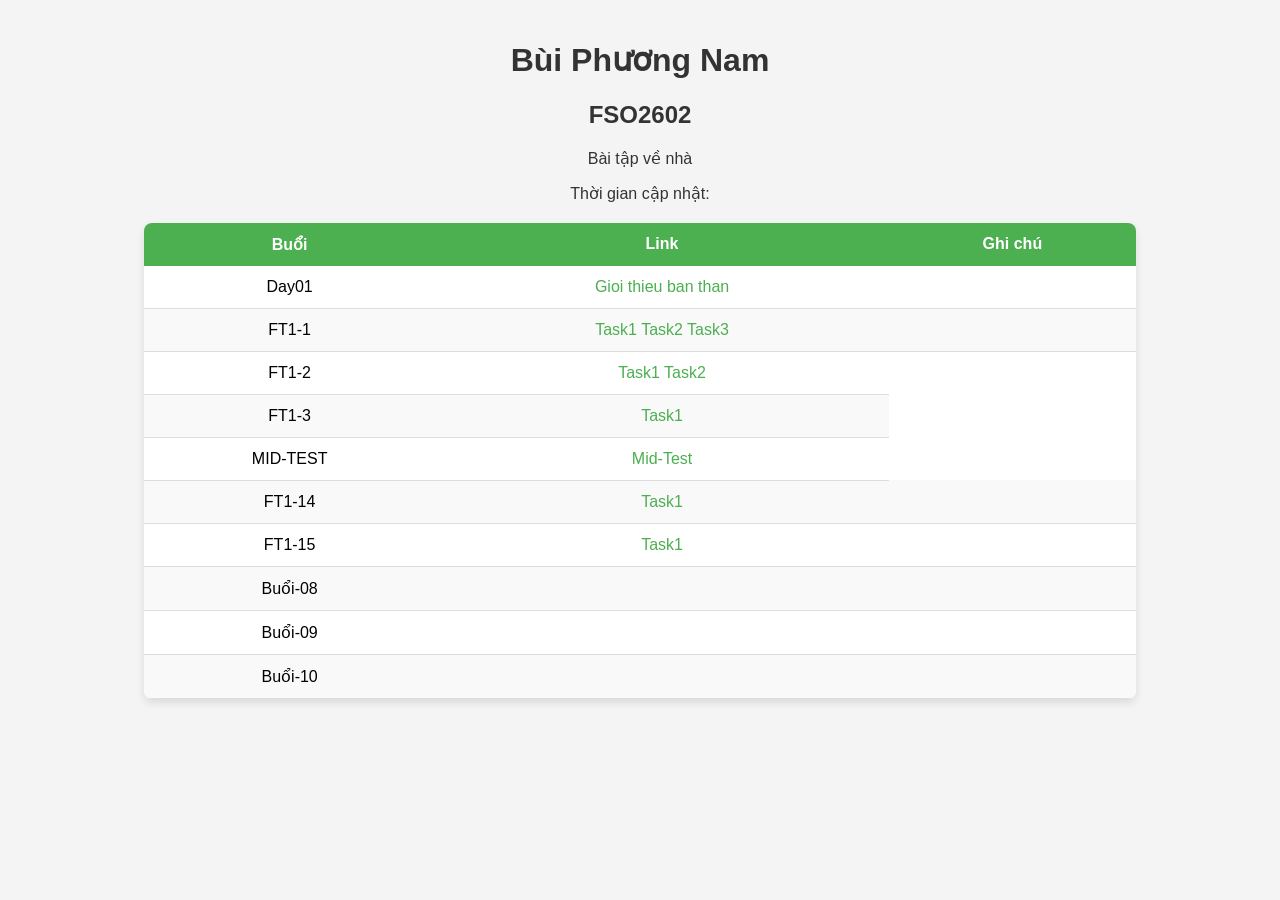
<file: index.html>
<!doctype html>
<html lang="en">
  <head>
    <meta charset="UTF-8" />
    <meta name="viewport" content="width=device-width, initial-scale=1.0" />
    <title>Bùi Phương Nam</title>

    <style>
      body {
        font-family: Arial, sans-serif;
        background-color: #f4f4f4;
        margin: 0;
        padding: 20px;
      }

      h1,
      h2,
      p {
        text-align: center;
        color: #333;
      }

      h1 {
        animation: colorChange 3s infinite;
      }

      h2 {
        animation: colorChange 4s infinite;
      }

      @keyframes colorChange {
        0% {
          color: #ff0000;
        }
        16.66% {
          color: #ff8000;
        }
        33.33% {
          color: #ffff00;
        }
        50% {
          color: #80ff00;
        }
        66.66% {
          color: #00ff00;
        }
        83.33% {
          color: #0080ff;
        }
        100% {
          color: #0000ff;
        }
      }

      table {
        width: 80%;
        margin: 20px auto;
        border-collapse: collapse;
        box-shadow: 0 4px 8px rgba(0, 0, 0, 0.1);
        background-color: #fff;
        border-radius: 8px;
        overflow: hidden;
      }

      th {
        background-color: #4caf50;
        color: white;
        padding: 12px 15px;
        text-align: center;
        font-weight: bold;
      }

      td {
        padding: 12px 15px;
        text-align: center;
        border-bottom: 1px solid #ddd;
      }

      tr:nth-child(even) {
        background-color: #f9f9f9;
      }

      tr:hover {
        background-color: #f1f1f1;
      }

      a {
        color: #4caf50;
        text-decoration: none;
      }

      a:hover {
        text-decoration: underline;
      }
    </style>
  </head>
  <body>
    <h1>Bùi Phương Nam</h1>
    <h2>FSO2602</h2>
    <p>Bài tập về nhà</p>
    <p>Thời gian cập nhật:</p>

    <table>
      <thead>
        <tr>
          <th>Buổi</th>
          <th>Link</th>
          <th>Ghi chú</th>
        </tr>
      </thead>
      <tbody>
        <tr>
          <td>Day01</td>
          <td><a href="./Day01/index.html">Gioi thieu ban than</a></td>
          <td></td>
        </tr>
        <tr>
          <td>FT1-1</td>
          <td>
            <a href="./Day02/task1/index.html">Task1</a>
            <a href="./Day02/task2/index.html">Task2</a>
            <a href="./Day02/task3/index.html">Task3</a>
          </td>
          <td></td>
        </tr>
        <tr>
          <td>FT1-2</td>
          <td>
            <a href="./Day03/task1/index.html">Task1</a>
            <a href="./Day03/task2/index.html">Task2</a>
          </td>
        </tr>
        <tr>
          <td>FT1-3</td>
          <td>
            <a href="./Day04/task1/index.html">Task1</a>
          </td>
        </tr>
        <tr>
          <td>MID-TEST</td>
          <td><a href="./Day05/index.html">Mid-Test</a></td>
        </tr>
        <tr>
          <td>FT1-14</td>
          <td><a href="./Day06/index.html">Task1</a></td>
          <td></td>
        </tr>
        <tr>
          <td>FT1-15</td>
          <td><a href="./Day07/index.html">Task1</a></td>
          <td></td>
        </tr>
        <tr>
          <td>Buổi-08</td>
          <td><a href="./Day08/index.html"></a></td>
          <td></td>
        </tr>
        <tr>
          <td>Buổi-09</td>
          <td><a href="./Day09/index.html"></a></td>
          <td></td>
        </tr>
        <tr>
          <td>Buổi-10</td>
          <td><a href="./Day10/index.html"></a></td>
          <td></td>
        </tr>
      </tbody>
    </table>
  </body>
</html>
</file>
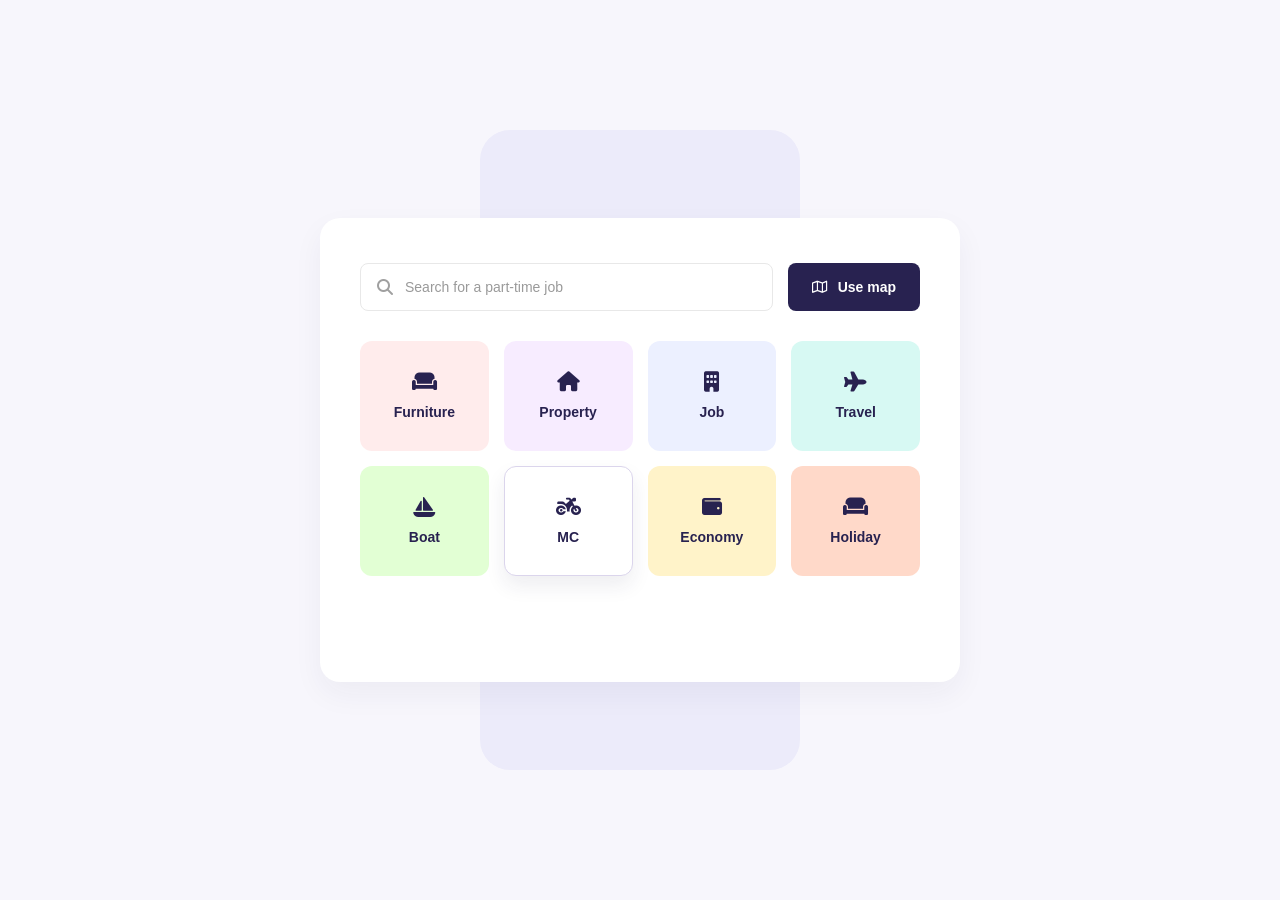
<file: Day05/index.html>
<!doctype html>
<html lang="vi">
  <head>
    <meta charset="UTF-8" />
    <meta name="viewport" content="width=device-width, initial-scale=1.0" />
    <title>Part-Time Jobs</title>
    <link
      rel="stylesheet"
      href="https://cdnjs.cloudflare.com/ajax/libs/font-awesome/6.4.0/css/all.min.css"
    />
    <link rel="stylesheet" href="style.css" />
  </head>
  <body>
    <div class="bg-shape"></div>

    <div class="container">
      <div class="top-bar">
        <div class="search-box">
          <i class="fa-solid fa-magnifying-glass"></i>
          <input type="text" placeholder="Search for a part-time job" />
        </div>
        <button class="map-btn">
          <i class="fa-regular fa-map"></i> Use map
        </button>
      </div>

      <div class="categories-grid">
        <div class="category-item item-furniture">
          <i class="fa-solid fa-couch"></i>
          <span>Furniture</span>
        </div>

        <div class="category-item item-property">
          <i class="fa-solid fa-house"></i>
          <span>Property</span>
        </div>

        <div class="category-item item-job">
          <i class="fa-solid fa-building"></i>
          <span>Job</span>
        </div>

        <div class="category-item item-travel">
          <i class="fa-solid fa-plane"></i>
          <span>Travel</span>
        </div>

        <div class="category-item item-boat">
          <i class="fa-solid fa-sailboat"></i>
          <span>Boat</span>
        </div>

        <div class="category-item item-mc">
          <i class="fa-solid fa-motorcycle"></i>
          <span>MC</span>
        </div>

        <div class="category-item item-economy">
          <i class="fa-solid fa-wallet"></i>
          <span>Economy</span>
        </div>

        <div class="category-item item-holiday">
          <i class="fa-solid fa-couch"></i>
          <span>Holiday</span>
        </div>
      </div>
    </div>
  </body>
</html>
</file>
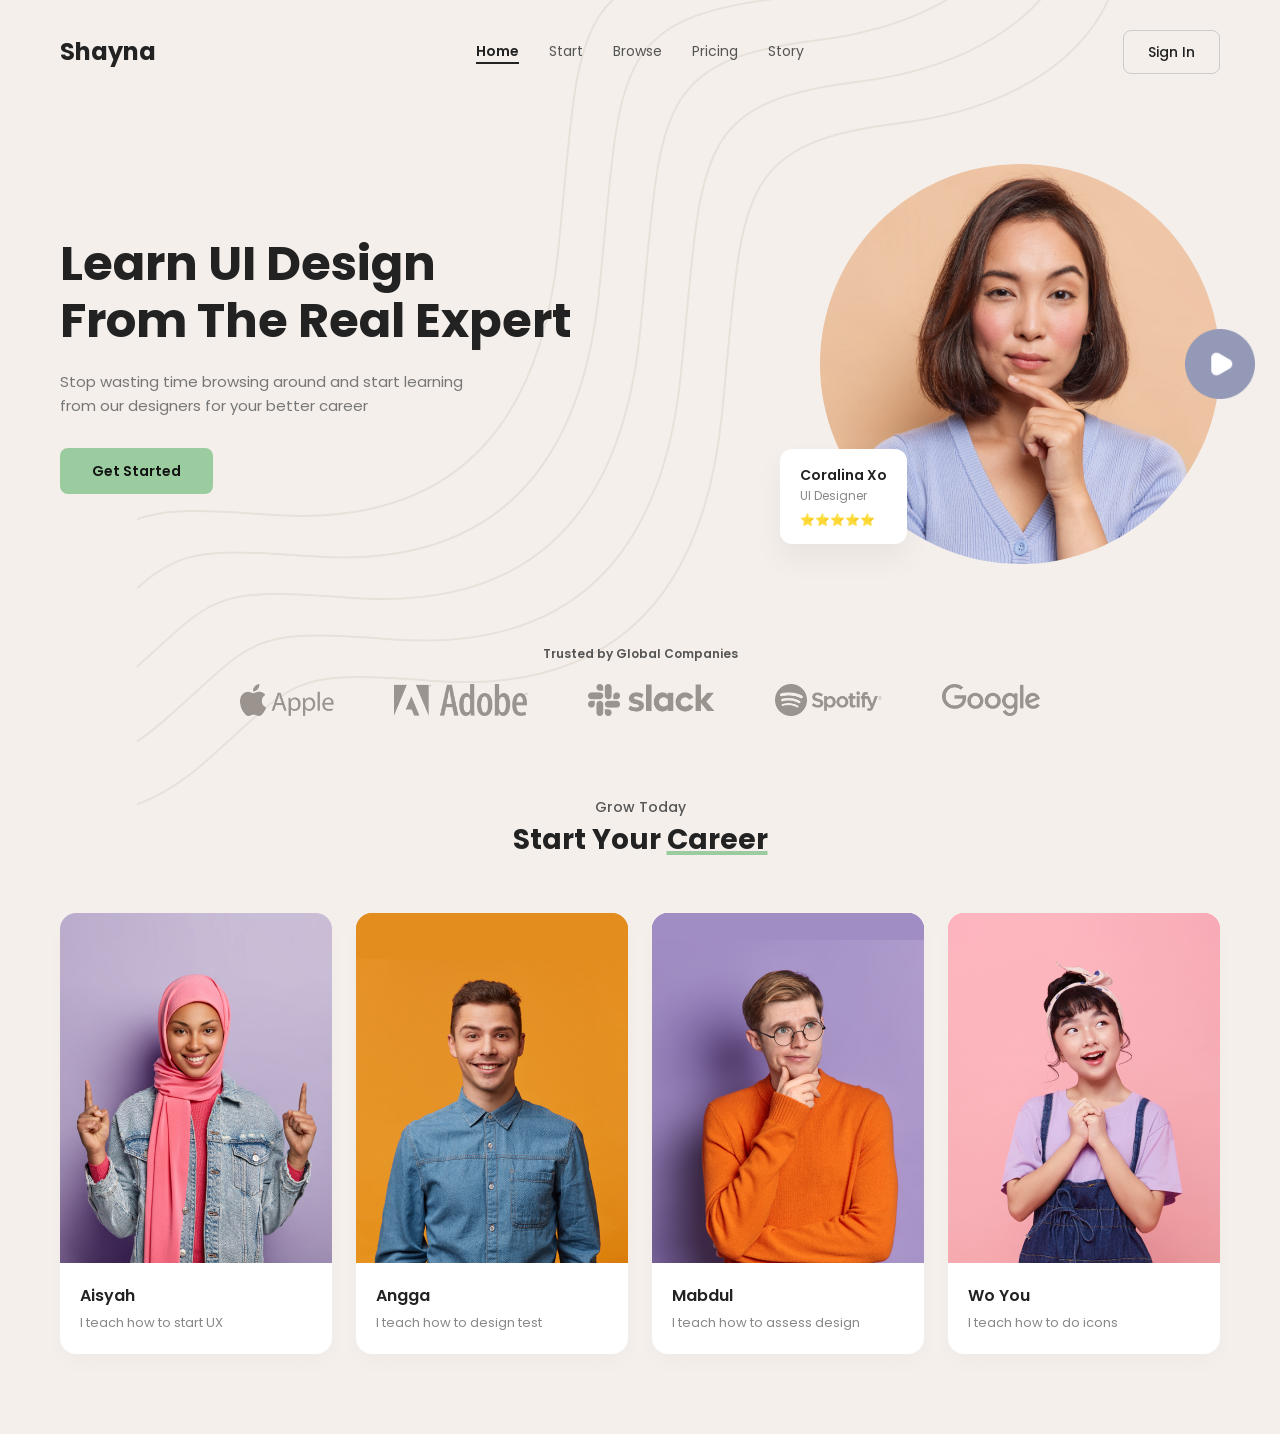
<file: Day06/index.html>
<!doctype html>
<html lang="en">
  <head>
    <meta charset="UTF-8" />
    <meta name="viewport" content="width=device-width, initial-scale=1.0" />
    <title>Shayna Landing Page</title>
    <link
      href="https://fonts.googleapis.com/css2?family=Poppins:wght@400;500;600;700&display=swap"
      rel="stylesheet"
    />
    <link rel="stylesheet" href="style.css" />
  </head>
  <body>
    <div class="container">
      <header class="navbar">
        <div class="logo">Shayna</div>
        <nav class="nav-links">
          <a href="#" class="active">Home</a>
          <a href="#">Start</a>
          <a href="#">Browse</a>
          <a href="#">Pricing</a>
          <a href="#">Story</a>
        </nav>
        <a href="#" class="btn btn-outline">Sign In</a>
      </header>

      <section class="hero">
        <div class="hero-content">
          <h1>Learn UI Design<br />From The Real Expert</h1>
          <p>
            Stop wasting time browsing around and start learning<br />from our
            designers for your better career
          </p>
          <a href="#" class="btn btn-primary">Get Started</a>
        </div>

        <div class="hero-visual">
          <div class="hero-image-wrapper">
            <img
              src="images/portrait-serious-dark-haired-asian-woman-keeps-finger-chin-looks-mysteriously-front-considers-something-dressed-blue-jumper-isolated-brown-wall 1.png"
              alt="UI Expert"
              class="hero-img"
            />

            <div class="play-btn">
              <img src="images/Group 7.png" alt="Play Video" style="width: 100%; height: 100%;">
            </div>

            <div class="floating-card">
              <div class="card-title">Coralina Xo</div>
              <div class="card-subtitle">UI Designer</div>
              <div class="stars">⭐⭐⭐⭐⭐</div>
            </div>
          </div>
        </div>
      </section>

      <section class="trusted-section">
        <p class="trusted-title">Trusted by Global Companies</p>
        <div class="logos">
          <img src="images/apple-11 1.png" alt="Apple" />
          <img src="images/Group 13.png" alt="Adobe" />
          <img src="images/slack-2 1.png" alt="Slack" />
          <img src="images/spotify-1 1.png" alt="Spotify" />
          <img src="images/google-2015 1.png" alt="Google" />
        </div>
      </section>

      <section class="instructors-section">
        <div class="section-header">
          <p class="subtitle">Grow Today</p>
          <h2>Start Your <span class="highlight">Career</span></h2>
        </div>

        <div class="cards-grid">
          <div class="card">
            <div class="card-top bg-purple">
              <img src="images/image 1.png" alt="Aisyah" style="width: 100%; height: 100%; object-fit: cover;" />
            </div>
            <div class="card-bottom">
              <h4>Aisyah</h4>
              <p>I teach how to start UX</p>
            </div>
          </div>
          <div class="card">
            <div class="card-top bg-orange">
              <img src="images/image 3.png" alt="Angga" style="width: 100%; height: 100%; object-fit: cover;" />
            </div>
            <div class="card-bottom">
              <h4>Angga</h4>
              <p>I teach how to design test</p>
            </div>
          </div>
          <div class="card">
            <div class="card-top bg-dark-purple">
              <img src="images/image 2.png" alt="Mabdul" style="width: 100%; height: 100%; object-fit: cover;" />
            </div>
            <div class="card-bottom">
              <h4>Mabdul</h4>
              <p>I teach how to assess design</p>
            </div>
          </div>
          <div class="card">
            <div class="card-top bg-pink">
              <img src="images/image 4.png" alt="Wo You" style="width: 100%; height: 100%; object-fit: cover;" />
            </div>
            <div class="card-bottom">
              <h4>Wo You</h4>
              <p>I teach how to do icons</p>
            </div>
          </div>
        </div>
      </section>
    </div>
  </body>
</html>
</file>
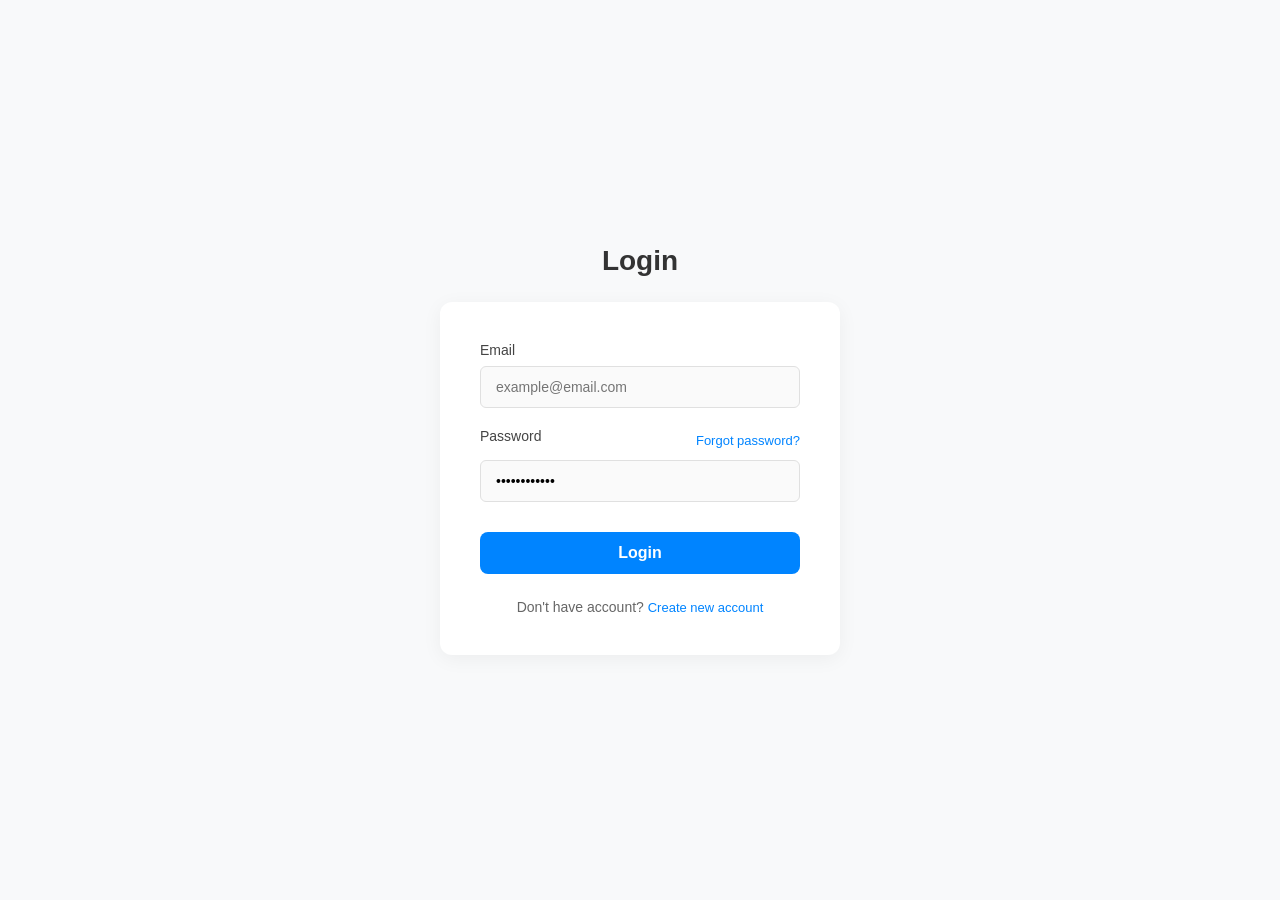
<file: Day02/task2/index.html>
<!DOCTYPE html>
<html lang="vi">
<head>
    <meta charset="UTF-8">
    <meta name="viewport" content="width=device-width, initial-scale=1.0">
    <title>Login Form</title>
    <link rel="stylesheet" href="style.css">
</head>
<body>

    <div class="login-container">
        <h1>Login</h1>
        <form class="login-card">
            <div class="input-group">
                <label for="email">Email</label>
                <input type="email" id="email" placeholder="example@email.com" required>
            </div>

            <div class="input-group">
                <div class="label-row">
                    <label for="password">Password</label>
                    <a href="#" class="forgot-link">Forgot password?</a>
                </div>
                <input type="password" id="password" value="************" required>
            </div>

            <button type="submit" class="login-btn">Login</button>

            <p class="signup-text">
                Don't have account? <a href="#">Create new account</a>
            </p>
        </form>
    </div>

</body>
</html>
</file>
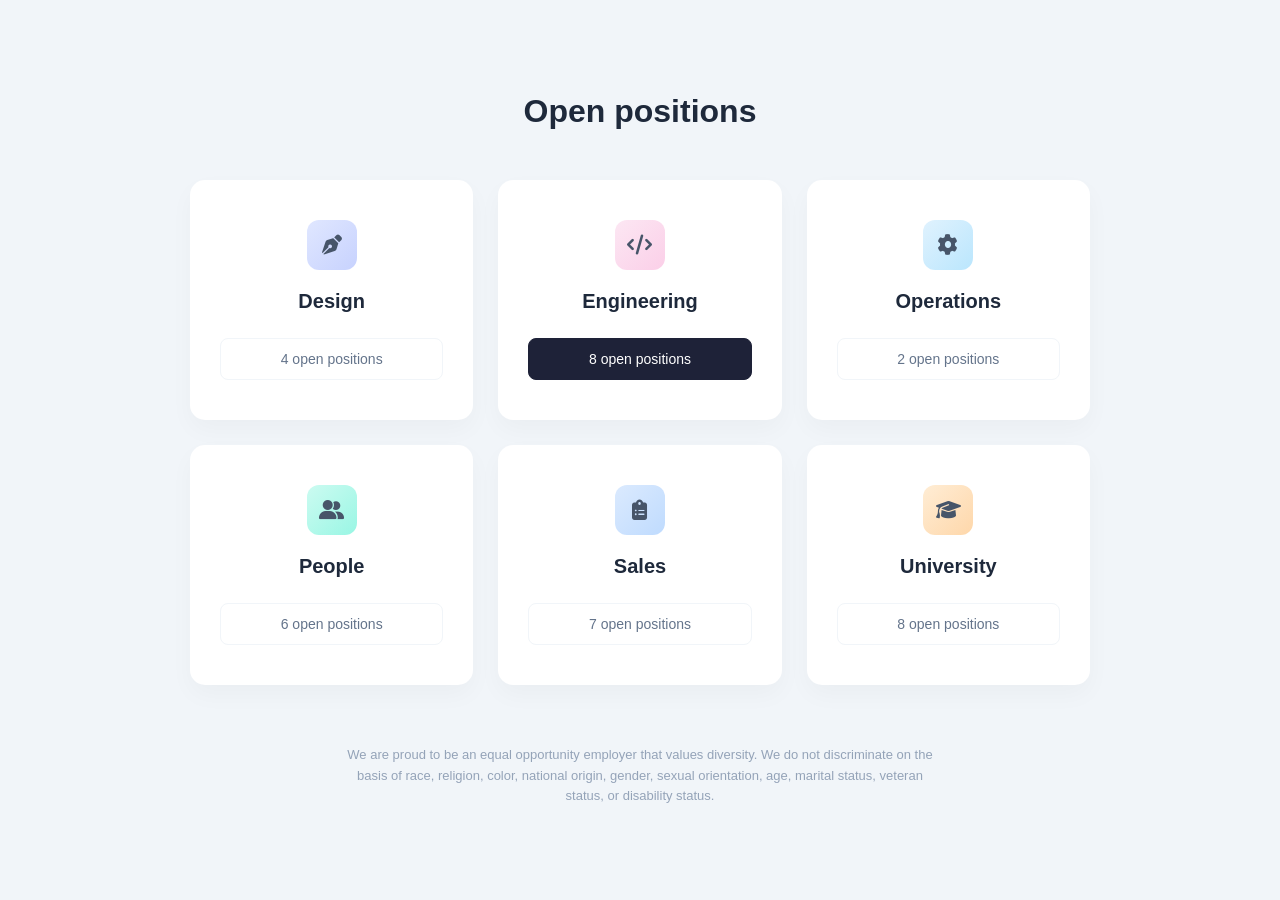
<file: Day03/task2/index.html>
<!DOCTYPE html>
<html lang="vi">
<head>
    <meta charset="UTF-8">
    <meta name="viewport" content="width=device-width, initial-scale=1.0">
    <title>Open Positions UI</title>
    <link rel="stylesheet" href="style.css">
    <link rel="stylesheet" href="https://cdnjs.cloudflare.com/ajax/libs/font-awesome/6.5.1/css/all.min.css">
</head>
<body>

    <div class="container">
        <h1>Open positions</h1>

        <div class="job-grid">
            <div class="job-card">
                <div class="icon-box icon-design">
                    <i class="fa-solid fa-pen-nib"></i>
                </div>
                <h3>Design</h3>
                <div class="position-badge">4 open positions</div>
            </div>

            <div class="job-card">
                <div class="icon-box icon-eng">
                    <i class="fa-solid fa-code"></i>
                </div>
                <h3>Engineering</h3>
                <div class="position-badge active">8 open positions</div>
            </div>

            <div class="job-card">
                <div class="icon-box icon-ops">
                    <i class="fa-solid fa-gear"></i>
                </div>
                <h3>Operations</h3>
                <div class="position-badge">2 open positions</div>
            </div>

            <div class="job-card">
                <div class="icon-box icon-people">
                    <i class="fa-solid fa-user-group"></i>
                </div>
                <h3>People</h3>
                <div class="position-badge">6 open positions</div>
            </div>

            <div class="job-card">
                <div class="icon-box icon-sales">
                    <i class="fa-solid fa-clipboard-list"></i>
                </div>
                <h3>Sales</h3>
                <div class="position-badge">7 open positions</div>
            </div>

            <div class="job-card">
                <div class="icon-box icon-uni">
                    <i class="fa-solid fa-graduation-cap"></i>
                </div>
                <h3>University</h3>
                <div class="position-badge">8 open positions</div>
            </div>
        </div>

        <footer class="disclaimer">
            We are proud to be an equal opportunity employer that values diversity. We do not discriminate on the basis of race, religion, color, national origin, gender, sexual orientation, age, marital status, veteran status, or disability status.
        </footer>
    </div>

</body>
</html>
</file>
<file: Day05/style.css>
* {
  margin: 0;
  padding: 0;
  box-sizing: border-box;
  font-family: "Segoe UI", Tahoma, Geneva, Verdana, sans-serif;
}

body {
  background-color: #f7f6fc;
  display: flex;
  justify-content: center;
  align-items: center;
  min-height: 100vh;
  position: relative;
}

.bg-shape {
  position: absolute;
  width: 320px;
  height: 640px;
  background-color: #ecebfa;
  border-radius: 30px;
  z-index: 1;
}

.container {
  width: 640px;
  height: 464px;
  background-color: #ffffff;
  border-radius: 20px;
  box-shadow: 0 12px 30px rgba(42, 34, 80, 0.05);
  padding: 45px 40px;
  position: relative;
  z-index: 2;
  display: flex;
  flex-direction: column;
  gap: 30px;
}

.top-bar {
  display: flex;
  gap: 15px;
  height: 48px;
}

.search-box {
  flex: 1;
  display: flex;
  align-items: center;
  border: 1px solid #e8e8e8;
  border-radius: 8px;
  padding: 0 16px;
  background: #ffffff;
}

.search-box i {
  color: #a0a0a0;
  font-size: 16px;
}

.search-box input {
  border: none;
  outline: none;
  width: 100%;
  padding: 0 12px;
  font-size: 14px;
  color: #333;
}

.search-box input::placeholder {
  color: #9a9a9a;
  font-weight: 500;
}

.map-btn {
  background-color: #282250;
  color: #ffffff;
  border: none;
  border-radius: 8px;
  padding: 0 24px;
  font-size: 14px;
  font-weight: 600;
  cursor: pointer;
  display: flex;
  align-items: center;
  gap: 10px;
  transition: background 0.2s;
}

.map-btn:hover {
  background-color: #1a1538;
}

.categories-grid {
  display: grid;
  grid-template-columns: repeat(4, 1fr);
  grid-template-rows: repeat(2, 110px);
  gap: 15px;
}

.category-item {
  border-radius: 12px;
  display: flex;
  flex-direction: column;
  justify-content: center;
  align-items: center;
  gap: 12px;
  cursor: pointer;
  color: #282250;
  transition:
    transform 0.2s,
    box-shadow 0.2s;
}

.category-item:hover {
  transform: translateY(-3px);
}

.category-item i {
  font-size: 20px;
}

.category-item span {
  font-size: 14px;
  font-weight: 600;
}

.item-furniture {
  background-color: #ffecec;
}
.item-property {
  background-color: #f7ecff;
}
.item-job {
  background-color: #ecf0ff;
}
.item-travel {
  background-color: #d7f9f3;
}
.item-boat {
  background-color: #e2ffd4;
}

.item-mc {
  background-color: #ffffff;
  border: 1px solid #dbd5ec;
  box-shadow: 0 10px 20px rgba(42, 34, 80, 0.08);
}

.item-economy {
  background-color: #fff3c9;
}
.item-holiday {
  background-color: #ffd9c9;
}
</file>
<file: Day06/style.css>
/* --- Reset & Base Styles --- */
* {
  margin: 0;
  padding: 0;
  box-sizing: border-box;
  font-family: "Poppins", sans-serif;
}

body {
  background-color: #f4efea; /* Màu nền be nhạt giống thiết kế */
  background-image: url('images/Group 16.svg');
  background-repeat: no-repeat;
  background-position: top center;
  color: #222;
  line-height: 1.6;
}

.container {
  max-width: 1200px;
  margin: 0 auto;
  padding: 0 20px;
}

a {
  text-decoration: none;
  color: #555;
  font-size: 14px;
}

/* --- Buttons --- */
.btn {
  padding: 10px 24px;
  border-radius: 8px;
  font-weight: 500;
  cursor: pointer;
  display: inline-block;
}

.btn-outline {
  border: 1px solid #ccc;
  background: transparent;
  color: #222;
}

.btn-primary {
  background-color: #9bcca0; /* Màu xanh lá nhạt */
  color: #111;
  border: none;
  padding: 12px 32px;
  font-weight: 600;
}

/* --- Navbar --- */
.navbar {
  display: flex;
  justify-content: space-between;
  align-items: center;
  padding: 30px 0;
}

.logo {
  font-size: 24px;
  font-weight: 700;
}

.nav-links {
  display: flex;
  gap: 30px;
}

.nav-links a.active {
  color: #222;
  font-weight: 600;
  border-bottom: 2px solid #222;
}

/* --- Hero Section --- */
.hero {
  display: flex;
  align-items: center;
  justify-content: space-between;
  padding: 60px 0 80px 0;
}

.hero-content {
  flex: 1;
}

.hero-content h1 {
  font-size: 48px;
  line-height: 1.2;
  font-weight: 700;
  margin-bottom: 20px;
}

.hero-content p {
  color: #777;
  margin-bottom: 30px;
  font-size: 15px;
}

.hero-visual {
  flex: 1;
  display: flex;
  justify-content: flex-end;
}

.hero-image-wrapper {
  position: relative;
  width: 400px;
  height: 400px;
}

.hero-img {
  width: 100%;
  height: 100%;
  border-radius: 50%;
  object-fit: cover;
  background-color: #E8D2C4;
}

/* Floating Elements */
.play-btn {
  position: absolute;
  right: -35px;
  top: 50%;
  transform: translateY(-50%);
  width: 70px;
  height: 70px;
  border-radius: 50%;
  display: flex;
  align-items: center;
  justify-content: center;
  z-index: 2;
}

.floating-card {
  position: absolute;
  bottom: 20px;
  left: -40px;
  background: white;
  padding: 15px 20px;
  border-radius: 12px;
  box-shadow: 0 15px 30px rgba(0, 0, 0, 0.05);
}

.floating-card .card-title {
  font-weight: 600;
  font-size: 14px;
}

.floating-card .card-subtitle {
  font-size: 12px;
  color: #888;
  margin-bottom: 5px;
}

.floating-card .stars {
  font-size: 12px;
}

/* --- Trusted By Section --- */
.trusted-section {
  text-align: center;
  margin-bottom: 80px;
}

.trusted-title {
  font-size: 12px;
  font-weight: 600;
  color: #555;
  margin-bottom: 20px;
}

.logos {
  display: flex;
  justify-content: center;
  align-items: center;
  gap: 60px;
}

.logos img {
  height: 32px;
  object-fit: contain;
  /* Giữ màu gốc theo thiết kế, vì ta có file ảnh gốc */
}

/* --- Instructors Section --- */
.instructors-section {
  text-align: center;
  padding-bottom: 80px;
}

.section-header {
  margin-bottom: 50px;
}

.section-header .subtitle {
  font-size: 14px;
  font-weight: 500;
  color: #555;
}

.section-header h2 {
  font-size: 28px;
  font-weight: 700;
}

.highlight {
  color: #222;
  text-decoration: underline;
  text-decoration-color: #9bcca0; /* Gạch chân màu xanh */
  text-decoration-thickness: 4px;
}

/* Cards Grid */
.cards-grid {
  display: grid;
  grid-template-columns: repeat(4, 1fr);
  gap: 24px;
}

.card {
  background: white;
  border-radius: 16px;
  overflow: hidden;
  box-shadow: 0 10px 20px rgba(0, 0, 0, 0.02);
  text-align: left;
}

.card-top {
  height: 350px;
  width: 100%;
  /* Các màu nền tương ứng cho phần top của card */
}

.bg-purple {
  background-color: #b5a6d6;
}
.bg-orange {
  background-color: #e29b31;
}
.bg-dark-purple {
  background-color: #8777b9;
}
.bg-pink {
  background-color: #f89eb5;
}

.card-bottom {
  padding: 20px;
}

.card-bottom h4 {
  font-size: 16px;
  font-weight: 600;
  margin-bottom: 5px;
}

.card-bottom p {
  font-size: 13px;
  color: #888;
}

/* Responsive cơ bản */
@media (max-width: 992px) {
  .hero {
    flex-direction: column;
    text-align: center;
    gap: 50px;
  }
  .hero-content h1 {
    font-size: 36px;
  }
  .hero-visual {
    justify-content: center;
  }
  .cards-grid {
    grid-template-columns: repeat(2, 1fr);
  }
}

@media (max-width: 600px) {
  .cards-grid {
    grid-template-columns: 1fr;
  }
  .nav-links {
    display: none;
  }
  .logos {
    flex-wrap: wrap;
    gap: 20px;
  }
}
</file>
<file: Day02/task2/style.css>
/* Reset cơ bản */
* {
  margin: 0;
  padding: 0;
  box-sizing: border-box;
  font-family: "Segoe UI", Tahoma, Geneva, Verdana, sans-serif;
}

body {
  background-color: #f8f9fa; /* Màu nền xám nhạt */
  display: flex;
  justify-content: center;
  align-items: center;
  height: 100vh;
}

.login-container {
  text-align: center;
  width: 100%;
  max-width: 400px;
}

h1 {
  font-size: 28px;
  margin-bottom: 25px;
  color: #333;
}

/* Thẻ chứa form trắng */
.login-card {
  background: #ffffff;
  padding: 40px;
  border-radius: 12px;
  box-shadow: 0 4px 20px rgba(0, 0, 0, 0.05); /* Đổ bóng nhẹ */
}

.input-group {
  text-align: left;
  margin-bottom: 20px;
}

.label-row {
  display: flex;
  justify-content: space-between;
  align-items: center;
  margin-bottom: 8px;
}

label {
  font-size: 14px;
  font-weight: 500;
  color: #444;
  display: block;
  margin-bottom: 8px;
}

input {
  width: 100%;
  padding: 12px 15px;
  border: 1px solid #e0e0e0;
  border-radius: 6px;
  font-size: 14px;
  background-color: #fafafa;
  outline: none;
  transition: border-color 0.3s;
}

input:focus {
  border-color: #007bff;
}

/* Các liên kết */
a {
  text-decoration: none;
  font-size: 13px;
  color: #0084ff;
}

a:hover {
  text-decoration: underline;
}

/* Nút Login */
.login-btn {
  width: 100%;
  padding: 12px;
  background-color: #0084ff;
  color: white;
  border: none;
  border-radius: 8px;
  font-size: 16px;
  font-weight: bold;
  cursor: pointer;
  margin-top: 10px;
  transition: background 0.3s;
}

.login-btn:hover {
  background-color: #0073e6;
}

.signup-text {
  margin-top: 25px;
  font-size: 14px;
  color: #666;
}
</file>
<file: Day03/task2/style.css>
* {
    margin: 0;
    padding: 0;
    box-sizing: border-box;
    font-family: 'Segoe UI', Tahoma, Geneva, Verdana, sans-serif;
}

body {
    background-color: #f1f5f9; /* Màu nền hơi xanh xám nhạt */
    display: flex;
    justify-content: center;
    align-items: center;
    min-height: 100vh;
    padding: 40px 20px;
}

.container {
    max-width: 900px;
    width: 100%;
    text-align: center;
}

h1 {
    font-size: 32px;
    color: #1e293b;
    margin-bottom: 50px;
    font-weight: 700;
}

/* Lưới các thẻ công việc */
.job-grid {
    display: grid;
    grid-template-columns: repeat(auto-fit, minmax(250px, 1fr));
    gap: 25px;
    margin-bottom: 60px;
}

/* Thẻ Job Card */
.job-card {
    background-color: #ffffff;
    padding: 40px 30px;
    border-radius: 15px;
    box-shadow: 0 10px 25px rgba(0, 0, 0, 0.03); /* Đổ bóng rất nhẹ */
    display: flex;
    flex-direction: column;
    align-items: center;
    transition: transform 0.3s ease;
}

.job-card:hover {
    transform: translateY(-5px);
}

/* Style cho các Icon Box với Gradient */
.icon-box {
    width: 50px;
    height: 50px;
    border-radius: 12px;
    display: flex;
    justify-content: center;
    align-items: center;
    margin-bottom: 20px;
}

.icon-box i {
    font-size: 20px;
    color: #475569;
}

/* Màu Gradient cho từng loại icon */
.icon-design { background: linear-gradient(135deg, #e0e7ff, #c7d2fe); }
.icon-eng { background: linear-gradient(135deg, #fce7f3, #fbcfe8); }
.icon-ops { background: linear-gradient(135deg, #e0f2fe, #bae6fd); }
.icon-people { background: linear-gradient(135deg, #ccfbf1, #99f6e4); }
.icon-sales { background: linear-gradient(135deg, #dbeafe, #bfdbfe); }
.icon-uni { background: linear-gradient(135deg, #ffedd5, #fed7aa); }

h3 {
    font-size: 20px;
    color: #1e293b;
    margin-bottom: 25px;
}

/* Badge số lượng vị trí */
.position-badge {
    width: 100%;
    padding: 12px;
    border: 1.5px solid #f1f5f9;
    border-radius: 8px;
    font-size: 14px;
    color: #64748b;
    font-weight: 500;
}

/* Trạng thái Active (màu tối như hình Engineering) */
.position-badge.active {
    background-color: #1e2238;
    color: #ffffff;
    border-color: #1e2238;
}

/* Footer disclaimer */
.disclaimer {
    font-size: 13px;
    color: #94a3b8;
    line-height: 1.6;
    max-width: 600px;
    margin: 0 auto;
}
</file>
